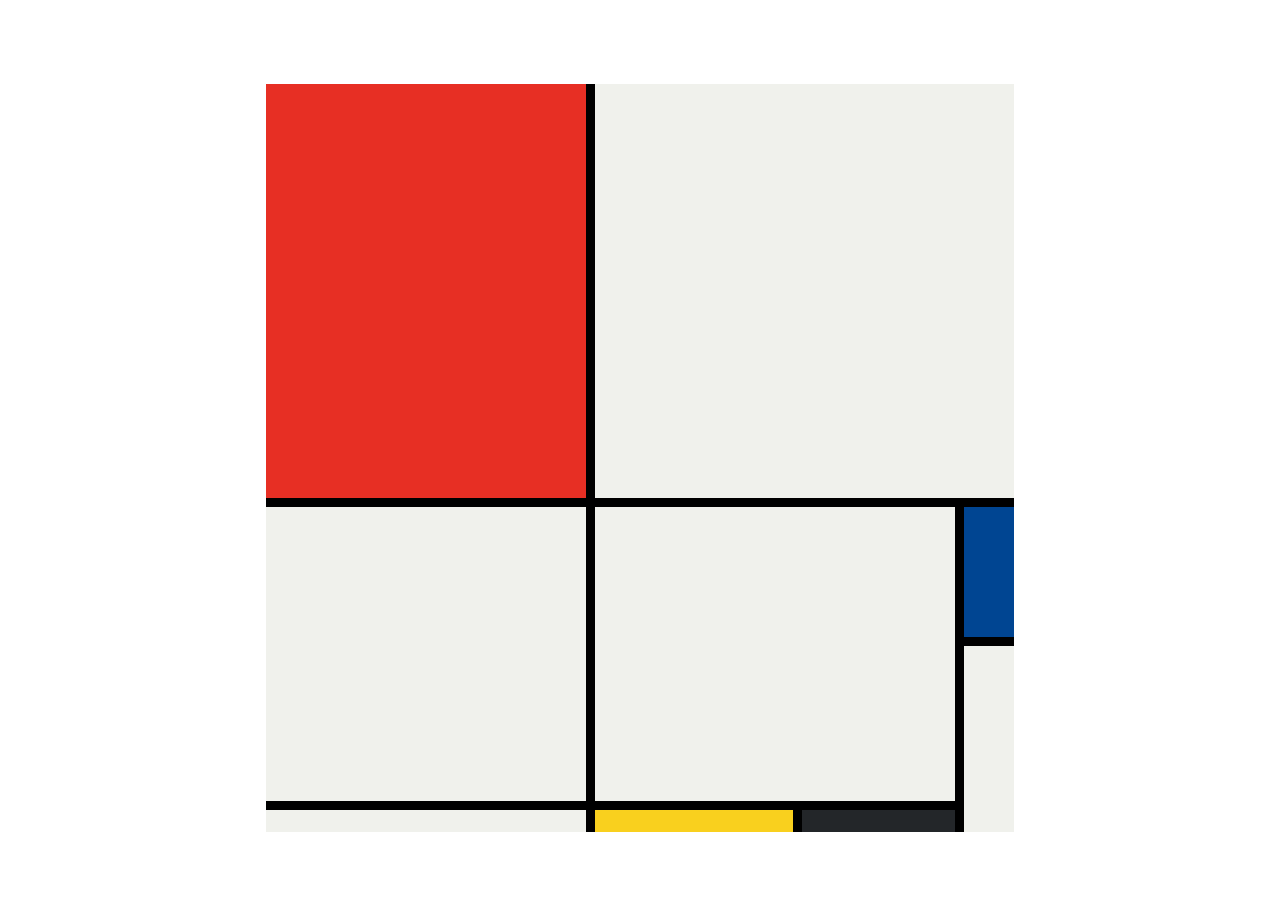
<file: My projects/10.3 Mondrian Project/index.html>
<!DOCTYPE html>
<html lang="en">

<head>
  <meta charset="UTF-8">
  <meta name="viewport" content="width=device-width, initial-scale=1.0">
  <title>Mondrian Project</title>
  <style>
    /* 
    Write your CSS here 
    Gap Colour: #000
    White: #F0F1EC
    Red: #E72F24
    Black: #232629
    Blue: #004592
    Yellow: #F9D01E

    For dimensions, see dimensions.png image.
    HINT: Remember you can't change the properties of grid lines.
    But grid lines are transparent!
    */
    html, body{
      height: 100%;
    }
    .parent{

      height: 100%; width: 100%;
      display: flex;
      justify-content: center;
      align-items: center;
    }
    .container{
      height: 748px; width: 748px;
      background-color: #000;
      display: grid;
      grid-template-columns: 320px 198px 153px 50px;
      grid-template-rows: 414px  130px 155px 1fr;
      gap: 9px;
      justify-content: center;
    }
    .red-box{
      background-color: #E72F24;
    }
    .box2{
      background-color: #F0F1EC;
      grid-column: span 3;
    }
    .box3{
      background-color: #F0F1EC;
      grid-row: span 2;
    }
    .box4{
      background-color: #F0F1EC;
      grid-area: span 2/ span 2;

    }
    .box5{
      background-color: #004592;
    }
    .box6{
      background-color: #F0F1EC;
      grid-row: span 2;
    }
    .box7{
      background-color: #F0F1EC;
    }
    .box8{
      background-color: #F9D01E;
      grid-area: 4 / 2;
    }
    .box9{
      background-color: #232629;
    }
  </style>
</head>

<body>
  <!-- Write your HTML here -->
   <div class="parent">
    <div class="container">
      <div class="red-box"> </div>
      <div class="box2"> </div>
      <div class="box3"> </div>
      <div class="box4"> </div>
      <div class="box5"> </div>
      <div class="box6"> </div>
      <div class="box7"> </div>
      <div class="box8"> </div>
      <div class="box9"> </div>
    </div>
  </div>

</body>

</html>
</file>
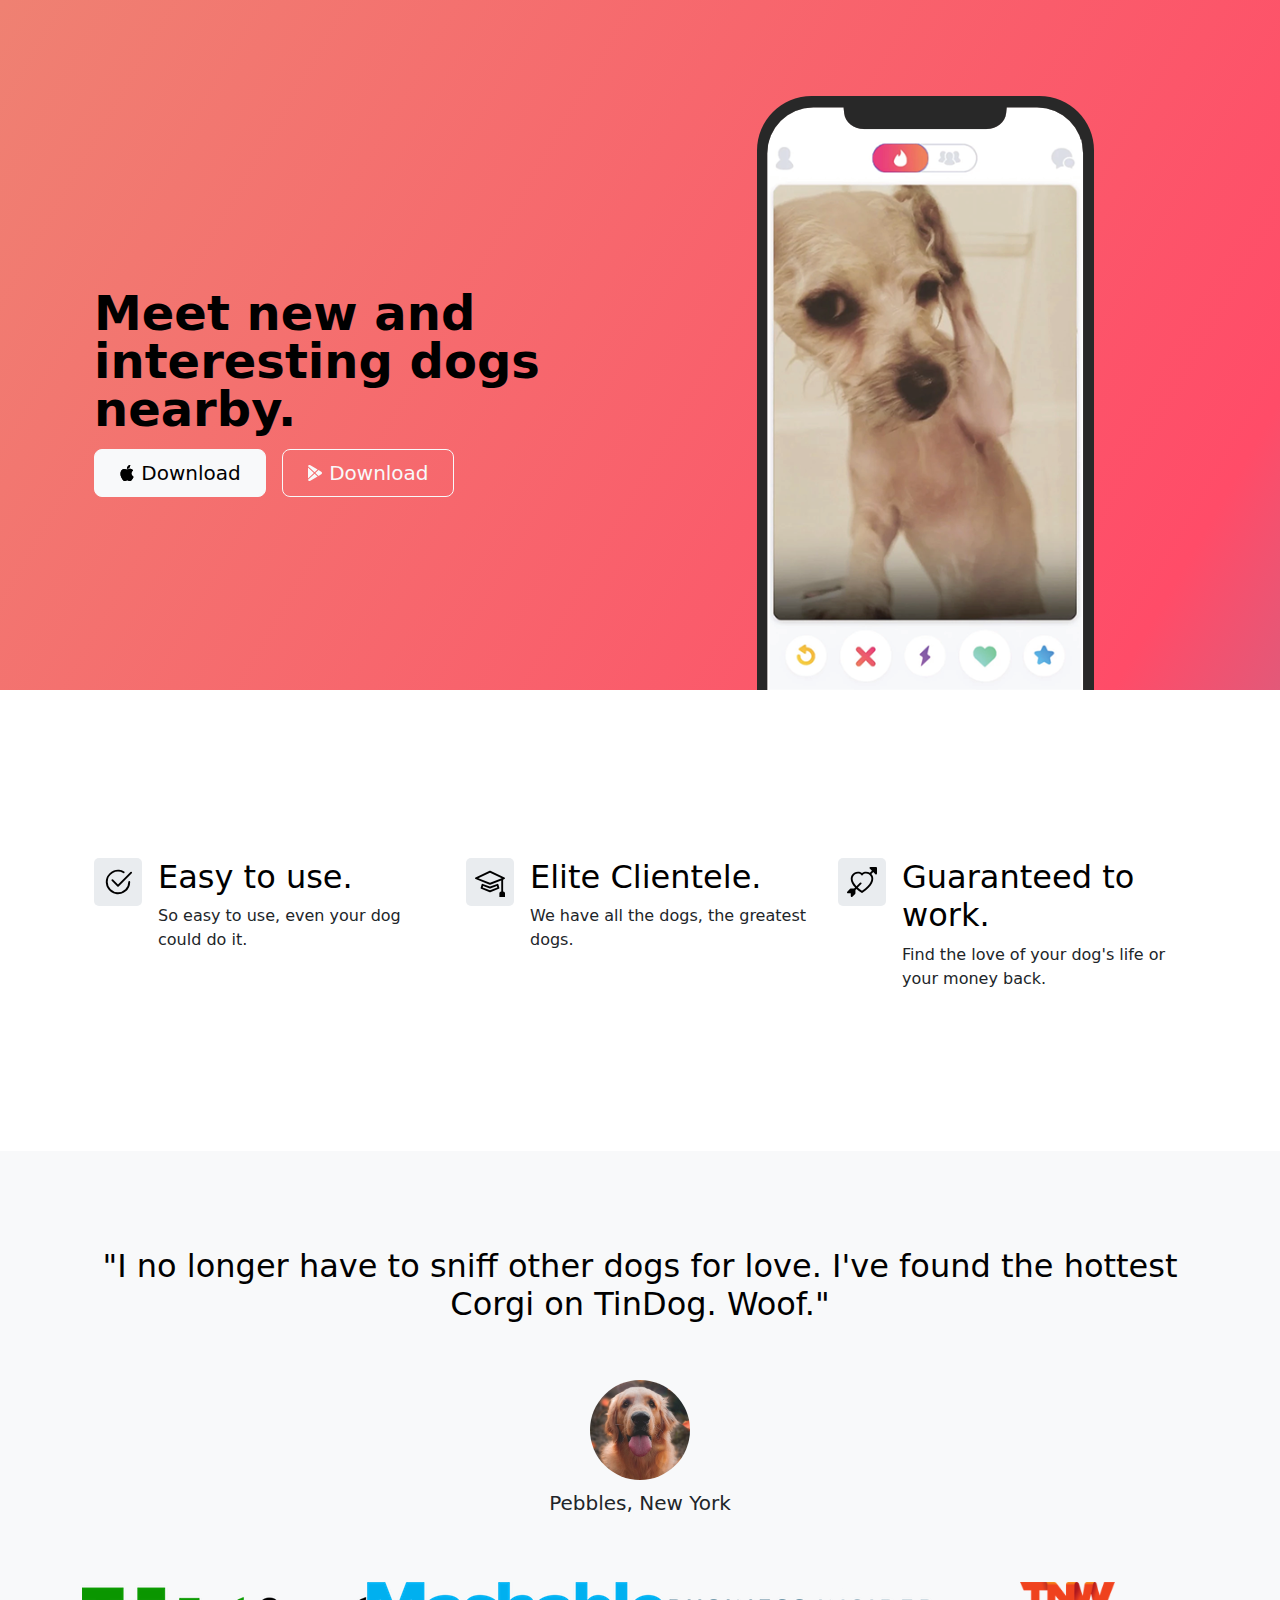
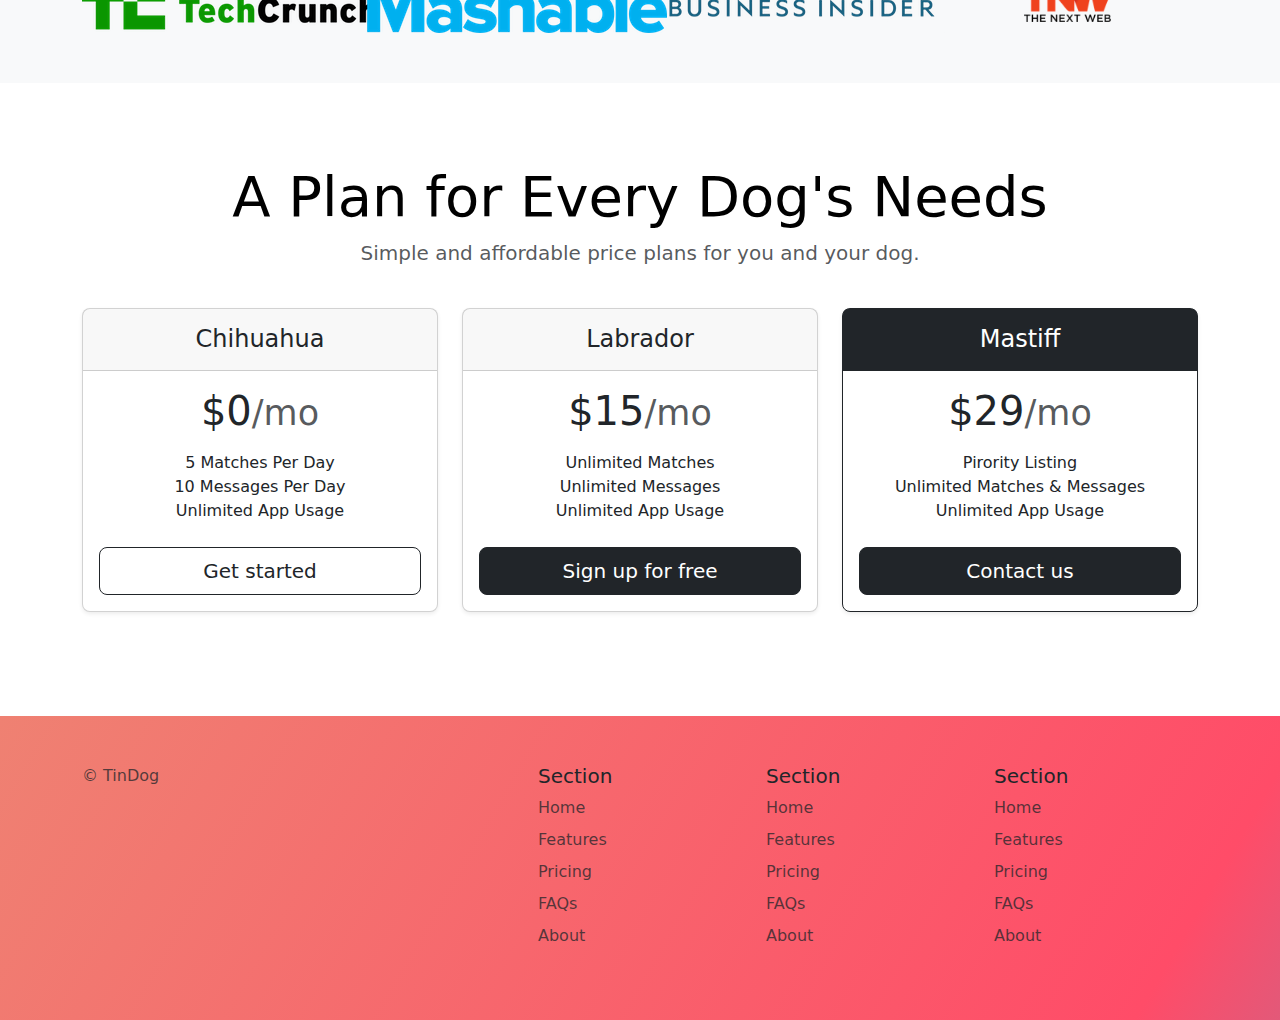
<file: My projects/11.3 TinDog Project/index.html>
<!DOCTYPE html>
<html lang="en">

<head>
  <meta charset="UTF-8">
  <meta name="viewport" content="width=device-width, initial-scale=1.0">
  <link href="https://cdn.jsdelivr.net/npm/bootstrap@5.3.3/dist/css/bootstrap.min.css" rel="stylesheet" integrity="sha384-QWTKZyjpPEjISv5WaRU9OFeRpok6YctnYmDr5pNlyT2bRjXh0JMhjY6hW+ALEwIH" crossorigin="anonymous">
  <link rel="stylesheet" href="./css/style.css">
  <title>TinDog</title>
</head>

<body>

  <!-- Title -->
  <section id="title" class="gradient-background">
    <div class="container col-xxl-8 px-4 pt-5">
      <div class="row flex-lg-row-reverse align-items-center g-5 pt-5">

        <!--Image div-->
        <div class="col-10 col-sm-8 col-lg-6">
          <img src="images/iphone.png" class="d-block mx-lg-auto img-fluid" alt="Dog taking a photo" height="200" loading="lazy">
        </div>

        <!--h1 and button div-->
        <div class="col-lg-6">
          <h1 class="display-5 fw-bold text-body-emphasis lh-1 mb-3 ">Meet new and interesting dogs nearby.</h1>
          <!--buttons div-->
          <div class="d-grid gap-2 d-md-flex justify-content-md-start">
            <!--Apple button-->
            <button type="button" class="btn btn-lg px-4 me-md-2 btn-light"> 
              <svg xmlns="http://www.w3.org/2000/svg" width="16" height="16" fill="currentColor"
                class="bi bi-apple mb-1" viewBox="0 0 16 16">
                  <path d="M11.182.008C11.148-.03 9.923.023 8.857 1.18c-1.066 1.156-.902 2.482-.878 2.516.024.034 1.52.087 2.475-1.258.955-1.345.762-2.391.728-2.43Zm3.314 11.733c-.048-.096-2.325-1.234-2.113-3.422.212-2.189 1.675-2.789 1.698-2.854.023-.065-.597-.79-1.254-1.157a3.692 3.692 0 0 0-1.563-.434c-.108-.003-.483-.095-1.254.116-.508.139-1.653.589-1.968.607-.316.018-1.256-.522-2.267-.665-.647-.125-1.333.131-1.824.328-.49.196-1.422.754-2.074 2.237-.652 1.482-.311 3.83-.067 4.56.244.729.625 1.924 1.273 2.796.576.984 1.34 1.667 1.659 1.899.319.232 1.219.386 1.843.067.502-.308 1.408-.485 1.766-.472.357.013 1.061.154 1.782.539.571.197 1.111.115 1.652-.105.541-.221 1.324-1.059 2.238-2.758.347-.79.505-1.217.473-1.282Z" />
                  <path d="M11.182.008C11.148-.03 9.923.023 8.857 1.18c-1.066 1.156-.902 2.482-.878 2.516.024.034 1.52.087 2.475-1.258.955-1.345.762-2.391.728-2.43Zm3.314 11.733c-.048-.096-2.325-1.234-2.113-3.422.212-2.189 1.675-2.789 1.698-2.854.023-.065-.597-.79-1.254-1.157a3.692 3.692 0 0 0-1.563-.434c-.108-.003-.483-.095-1.254.116-.508.139-1.653.589-1.968.607-.316.018-1.256-.522-2.267-.665-.647-.125-1.333.131-1.824.328-.49.196-1.422.754-2.074 2.237-.652 1.482-.311 3.83-.067 4.56.244.729.625 1.924 1.273 2.796.576.984 1.34 1.667 1.659 1.899.319.232 1.219.386 1.843.067.502-.308 1.408-.485 1.766-.472.357.013 1.061.154 1.782.539.571.197 1.111.115 1.652-.105.541-.221 1.324-1.059 2.238-2.758.347-.79.505-1.217.473-1.282Z" />
              </svg>
              Download
            </button>
            <!--Google play button-->
            <button type="button" class="btn btn-outline-light btn-lg px-4 "> 
              <svg xmlns="http://www.w3.org/2000/svg" width="16" height="16" fill="currentColor"
                class="bi bi-google-play mb-1" viewBox="0 0 16 16">
                <path d="M14.222 9.374c1.037-.61 1.037-2.137 0-2.748L11.528 5.04 8.32 8l3.207 2.96 2.694-1.586Zm-3.595 2.116L7.583 8.68 1.03 14.73c.201 1.029 1.36 1.61 2.303 1.055l7.294-4.295ZM1 13.396V2.603L6.846 8 1 13.396ZM1.03 1.27l6.553 6.05 3.044-2.81L3.333.215C2.39-.341 1.231.24 1.03 1.27Z" />
              </svg>
              Download 
            </button>
          </div>
        </div>
      </div>
    </div>

  </section>
  <!-- Features -->
  <section id="features">
    <div class="container px-4 py-5" id="hanging-icons">

      <!--mixtute of the 3 svg, h3 and p-->
      <div class="row g-4 py-5 row-cols-1 row-cols-lg-3 mt-5">

        <!--svg, h3 and p-->
        <div class="col d-flex align-items-start">
          <!--svg-->
          <div class="icon-square text-body-emphasis bg-body-secondary d-inline-flex align-items-center justify-content-center fs-4 flex-shrink-0 me-3">
            <svg xmlns="http://www.w3.org/2000/svg" height="30" fill="currentColor" class="bi bi-check2-circle"
              viewBox="0 0 16 16">
              <path d="M2.5 8a5.5 5.5 0 0 1 8.25-4.764.5.5 0 0 0 .5-.866A6.5 6.5 0 1 0 14.5 8a.5.5 0 0 0-1 0 5.5 5.5 0 1 1-11 0z" />
              <path d="M15.354 3.354a.5.5 0 0 0-.708-.708L8 9.293 5.354 6.646a.5.5 0 1 0-.708.708l3 3a.5.5 0 0 0 .708 0l7-7z" />
            </svg>
          </div>
          <!--h3 and p-->
          <div>
            <h3 class="fs-2 text-body-emphasis">Easy to use.</h3>
            <p>So easy to use, even your dog could do it.</p>
          </div>
        </div>

         <!--svg, h3 and p-->
        <div class="col d-flex align-items-start">
          <!--svg-->
          <div class="icon-square text-body-emphasis bg-body-secondary d-inline-flex align-items-center justify-content-center fs-4 flex-shrink-0 me-3">
            <svg xmlns="http://www.w3.org/2000/svg" height="30" fill="currentColor" class="bi bi-mortarboard" viewBox="0 0 16 16">
              <path d="M8.211 2.047a.5.5 0 0 0-.422 0l-7.5 3.5a.5.5 0 0 0 .025.917l7.5 3a.5.5 0 0 0 .372 0L14 7.14V13a1 1 0 0 0-1 1v2h3v-2a1 1 0 0 0-1-1V6.739l.686-.275a.5.5 0 0 0 .025-.917l-7.5-3.5ZM8 8.46 1.758 5.965 8 3.052l6.242 2.913L8 8.46Z"/>
              <path d="M4.176 9.032a.5.5 0 0 0-.656.327l-.5 1.7a.5.5 0 0 0 .294.605l4.5 1.8a.5.5 0 0 0 .372 0l4.5-1.8a.5.5 0 0 0 .294-.605l-.5-1.7a.5.5 0 0 0-.656-.327L8 10.466 4.176 9.032Zm-.068 1.873.22-.748 3.496 1.311a.5.5 0 0 0 .352 0l3.496-1.311.22.748L8 12.46l-3.892-1.556Z"/>
            </svg>
          </div>
          <!--h3 and p-->
          <div>
            <h3 class="fs-2 text-body-emphasis">Elite Clientele.</h3>
            <p>We have all the dogs, the greatest dogs.</p>
          </div>
        </div>

        <!--svg, h3 and p-->
        <div class="col d-flex align-items-start">
          <!--svg-->
          <div class="icon-square text-body-emphasis bg-body-secondary d-inline-flex align-items-center justify-content-center fs-4 flex-shrink-0 me-3">
            <svg xmlns="http://www.w3.org/2000/svg" height="30" fill="currentColor" class="bi bi-arrow-through-heart"
              viewBox="0 0 16 16">
              <path fill-rule="evenodd" d="M2.854 15.854A.5.5 0 0 1 2 15.5V14H.5a.5.5 0 0 1-.354-.854l1.5-1.5A.5.5 0 0 1 2 11.5h1.793l.53-.53c-.771-.802-1.328-1.58-1.704-2.32-.798-1.575-.775-2.996-.213-4.092C3.426 2.565 6.18 1.809 8 3.233c1.25-.98 2.944-.928 4.212-.152L13.292 2 12.147.854A.5.5 0 0 1 12.5 0h3a.5.5 0 0 1 .5.5v3a.5.5 0 0 1-.854.354L14 2.707l-1.006 1.006c.236.248.44.531.6.845.562 1.096.585 2.517-.213 4.092-.793 1.563-2.395 3.288-5.105 5.08L8 13.912l-.276-.182a21.86 21.86 0 0 1-2.685-2.062l-.539.54V14a.5.5 0 0 1-.146.354l-1.5 1.5Zm2.893-4.894A20.419 20.419 0 0 0 8 12.71c2.456-1.666 3.827-3.207 4.489-4.512.679-1.34.607-2.42.215-3.185-.817-1.595-3.087-2.054-4.346-.761L8 4.62l-.358-.368c-1.259-1.293-3.53-.834-4.346.761-.392.766-.464 1.845.215 3.185.323.636.815 1.33 1.519 2.065l1.866-1.867a.5.5 0 1 1 .708.708L5.747 10.96Z" />
            </svg>
          </div>
          <!--h3 and p-->
          <div>
            <h3 class="fs-2 text-body-emphasis">Guaranteed to work.</h3>
            <p>Find the love of your dog's life or your money back.</p>
          </div>
        </div>

      </div>
    </div>

  </section>
  <!-- Testimonial -->
  <section id="testimonial">
    <div class="my-5">
      <div class="p-5 text-center bg-body-tertiary">
        <div class="container py-5">
          <h2 class="text-body-emphasis"> "I no longer have to sniff other dogs for love. I've found the hottest Corgi on TinDog. Woof."</h2>
          <img src="./images/dog-img.jpg" alt="Dog" height="100px" class="mt-5 mb-2 dog">
          <p class="col-lg-8 mx-auto lead">
            Pebbles, New York
        </div>

        <div class="container">
          <div class="row images">
            <div class="col-sm-12 col-xl-3 "> <img src="./images/techcrunch.png"> </div>
            <div class="col-sm-12 col-xl-3 "> <img src="./images/mashable.png"> </div>
            <div class="col-sm-12 col-xl-3 "> <img src="./images/bizinsider.png"> </div>
            <div class="col-sm-12 col-xl-3 "> <img src="./images/tnw.png" class="twn"> </div>
          </div>
        </div>
      </div>
    </div>

  </section>
  <!-- Pricing -->
  <section id="pricing">
    <div class="container py-3">
      <header>
        <div class="pricing-header p-3 pb-md-4 mx-auto text-center">
          <h2 class="display-4 fw-normal text-body-emphasis">A Plan for Every Dog's Needs</h2>
          <p class="fs-5 text-body-secondary">Simple and affordable price plans for you and your dog.</p>
        </div>
      </header>
    
      <main>
        <div class="row row-cols-1 row-cols-md-3 mb-3 text-center">
          <div class="col">
            <div class="card mb-4 rounded-3 shadow-sm">
              <div class="card-header py-3">
                <h4 class="my-0 fw-normal">Chihuahua</h4>
              </div>
              <div class="card-body">
                <h1 class="card-title pricing-card-title">$0<small class="text-body-secondary fw-light">/mo</small></h1>
                <ul class="list-unstyled mt-3 mb-4">
                  <li>5 Matches Per Day</li>
                  <li>10 Messages Per Day</li>
                  <li>Unlimited App Usage</li>
                </ul>
                <button type="button" class="w-100 btn btn-lg btn-outline-dark">Get started</button>
              </div>
            </div>
          </div>
          <div class="col">
            <div class="card mb-4 rounded-3 shadow-sm">
              <div class="card-header py-3">
                <h4 class="my-0 fw-normal">Labrador</h4>
              </div>
              <div class="card-body">
                <h1 class="card-title pricing-card-title">$15<small class="text-body-secondary fw-light">/mo</small></h1>
                <ul class="list-unstyled mt-3 mb-4">
                  <li>Unlimited Matches</li>
                  <li>Unlimited Messages</li>
                  <li>Unlimited App Usage</li>
                </ul>
                <button type="button" class="w-100 btn btn-lg btn-dark">Sign up for free </button>
              </div>
            </div>
          </div>
          <div class="col">
            <div class="card mb-4 rounded-3 shadow-sm border-dark">
              <div class="card-header py-3 text-bg-dark border-dark">
                <h4 class="my-0 fw-normal">Mastiff </h4>
              </div>
              <div class="card-body">
                <h1 class="card-title pricing-card-title">$29<small class="text-body-secondary fw-light">/mo</small></h1>
                <ul class="list-unstyled mt-3 mb-4">
                  <li>Pirority Listing</li>
                  <li>Unlimited Matches & Messages</li>
                  <li>Unlimited App Usage</li>
                </ul>
                <button type="button" class="w-100 btn btn-lg btn-dark">Contact us</button>
              </div>
            </div>
          </div>
        </div>
    
    </div>

  </section>
  <!-- Footer -->
  <section id="footer" class="gradient-background">
    <div class="container">
      <footer class="row row-cols-1 row-cols-sm-2 row-cols-md-5 py-5 mt-5">
        <div class="col mb-3">
          <p class="text-body-secondary">© TinDog</p>
        </div>
    
        <div class="col mb-3">
    
        </div>
    
        <div class="col mb-3">
          <h5>Section</h5>
          <ul class="nav flex-column">
            <li class="nav-item mb-2"><a href="#" class="nav-link p-0 text-body-secondary">Home</a></li>
            <li class="nav-item mb-2"><a href="#" class="nav-link p-0 text-body-secondary">Features</a></li>
            <li class="nav-item mb-2"><a href="#" class="nav-link p-0 text-body-secondary">Pricing</a></li>
            <li class="nav-item mb-2"><a href="#" class="nav-link p-0 text-body-secondary">FAQs</a></li>
            <li class="nav-item mb-2"><a href="#" class="nav-link p-0 text-body-secondary">About</a></li>
          </ul>
        </div>
    
        <div class="col mb-3">
          <h5>Section</h5>
          <ul class="nav flex-column">
            <li class="nav-item mb-2"><a href="#" class="nav-link p-0 text-body-secondary">Home</a></li>
            <li class="nav-item mb-2"><a href="#" class="nav-link p-0 text-body-secondary">Features</a></li>
            <li class="nav-item mb-2"><a href="#" class="nav-link p-0 text-body-secondary">Pricing</a></li>
            <li class="nav-item mb-2"><a href="#" class="nav-link p-0 text-body-secondary">FAQs</a></li>
            <li class="nav-item mb-2"><a href="#" class="nav-link p-0 text-body-secondary">About</a></li>
          </ul>
        </div>
    
        <div class="col mb-3">
          <h5>Section</h5>
          <ul class="nav flex-column">
            <li class="nav-item mb-2"><a href="#" class="nav-link p-0 text-body-secondary">Home</a></li>
            <li class="nav-item mb-2"><a href="#" class="nav-link p-0 text-body-secondary">Features</a></li>
            <li class="nav-item mb-2"><a href="#" class="nav-link p-0 text-body-secondary">Pricing</a></li>
            <li class="nav-item mb-2"><a href="#" class="nav-link p-0 text-body-secondary">FAQs</a></li>
            <li class="nav-item mb-2"><a href="#" class="nav-link p-0 text-body-secondary">About</a></li>
          </ul>
        </div>
      </footer>
    </div>

  </section>

  <script src="https://cdn.jsdelivr.net/npm/bootstrap@5.3.3/dist/js/bootstrap.bundle.min.js" integrity="sha384-YvpcrYf0tY3lHB60NNkmXc5s9fDVZLESaAA55NDzOxhy9GkcIdslK1eN7N6jIeHz" crossorigin="anonymous"></script>
</body>

</html>
</file>
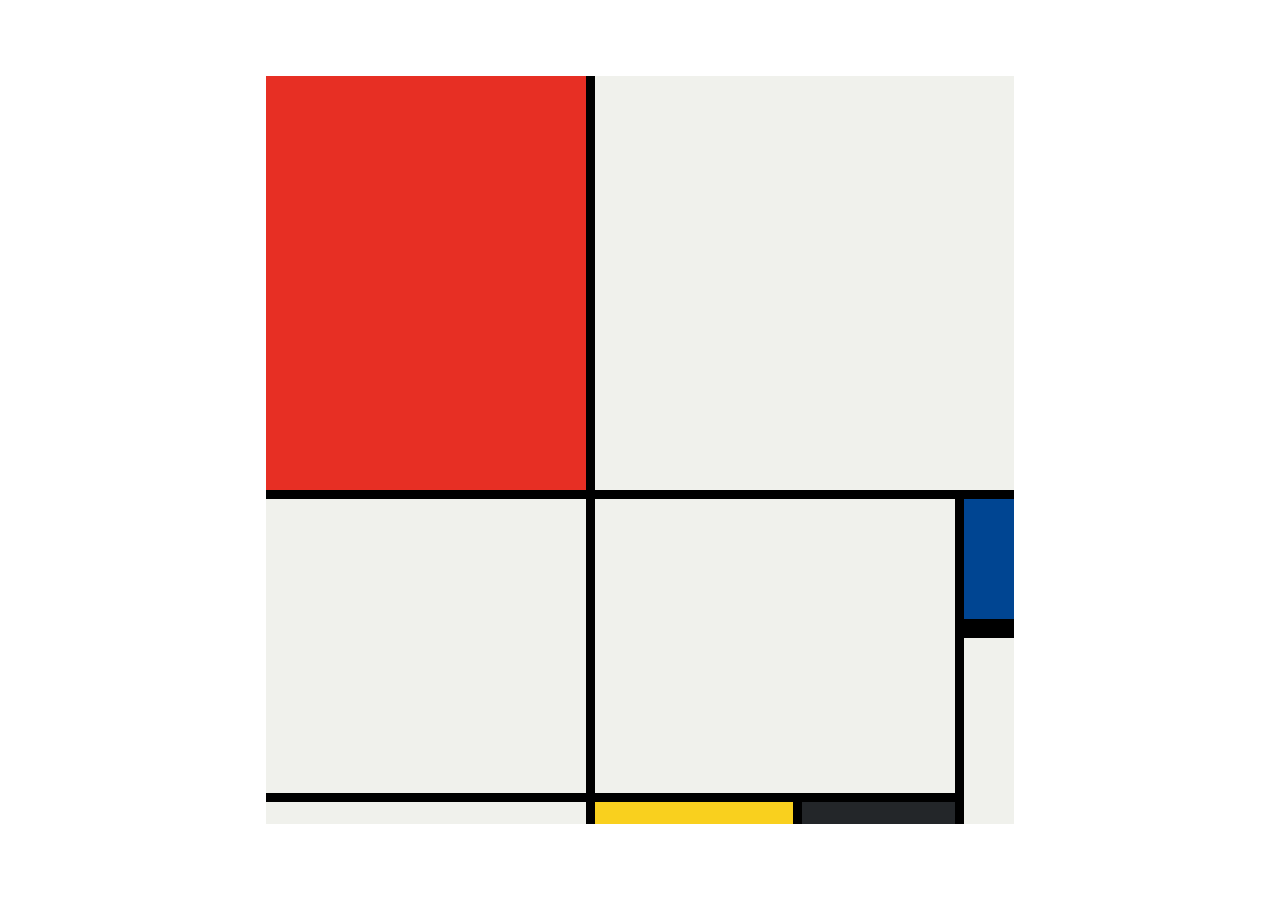
<file: My projects/10.3 Mondrian Project/solution.html>
<!DOCTYPE html>
<html lang="en">

<head>
  <meta charset="UTF-8">
  <meta name="viewport" content="width=device-width, initial-scale=1.0">
  <title>Mondrian Project</title>
  <style>
    /* 
    Write your CSS here 
    Line Colour: #000
    White: #F0F1EC
    Red: #E72F24
    Black: #232629
    Blue: #004592
    Yellow: #F9D01E
    */
    body {
      display: flex;
      justify-content: center;
      align-items: center;
      height: 100vh;
      margin: 0;
      padding: 0;
    }

    .container {
      height: 748px;
      width: 748px;
      display: grid;
      background-color: #000;
      grid-template-columns: 320px 198px 153px 50px;
      grid-template-rows: 414px 130px 155px 22px;
      gap: 9px;
    }

    .item {
      background-color: #F0F1EC;
    }

    .red {
      background-color: #E72F24;
    }

    .white1 {
      grid-column: span 3;
    }

    .white2 {
      grid-row: span 2;
    }

    .white3 {
      grid-area: 2 / 2 / 4 /4
    }

    .blue {
      background-color: #004592;
      border-bottom: 10px solid #000;
    }

    .white4 {
      grid-row: span 2;
    }

    .yellow {
      background-color: #F9D01E;
    }

    .black {
      background-color: #232629;
    }
  </style>
</head>

<body>
  <!-- Write your HTML here -->

  <div class="container">
    <div class="item red"></div>
    <div class="item white1"></div>
    <div class="item white2"></div>
    <div class="item white3"></div>

    <div class="item blue"></div>
    <div class="item white4"></div>

    <div class="item"></div>
    <div class="item yellow"></div>
    <div class="item black"></div>
  </div>
</body>

</html>
</file>
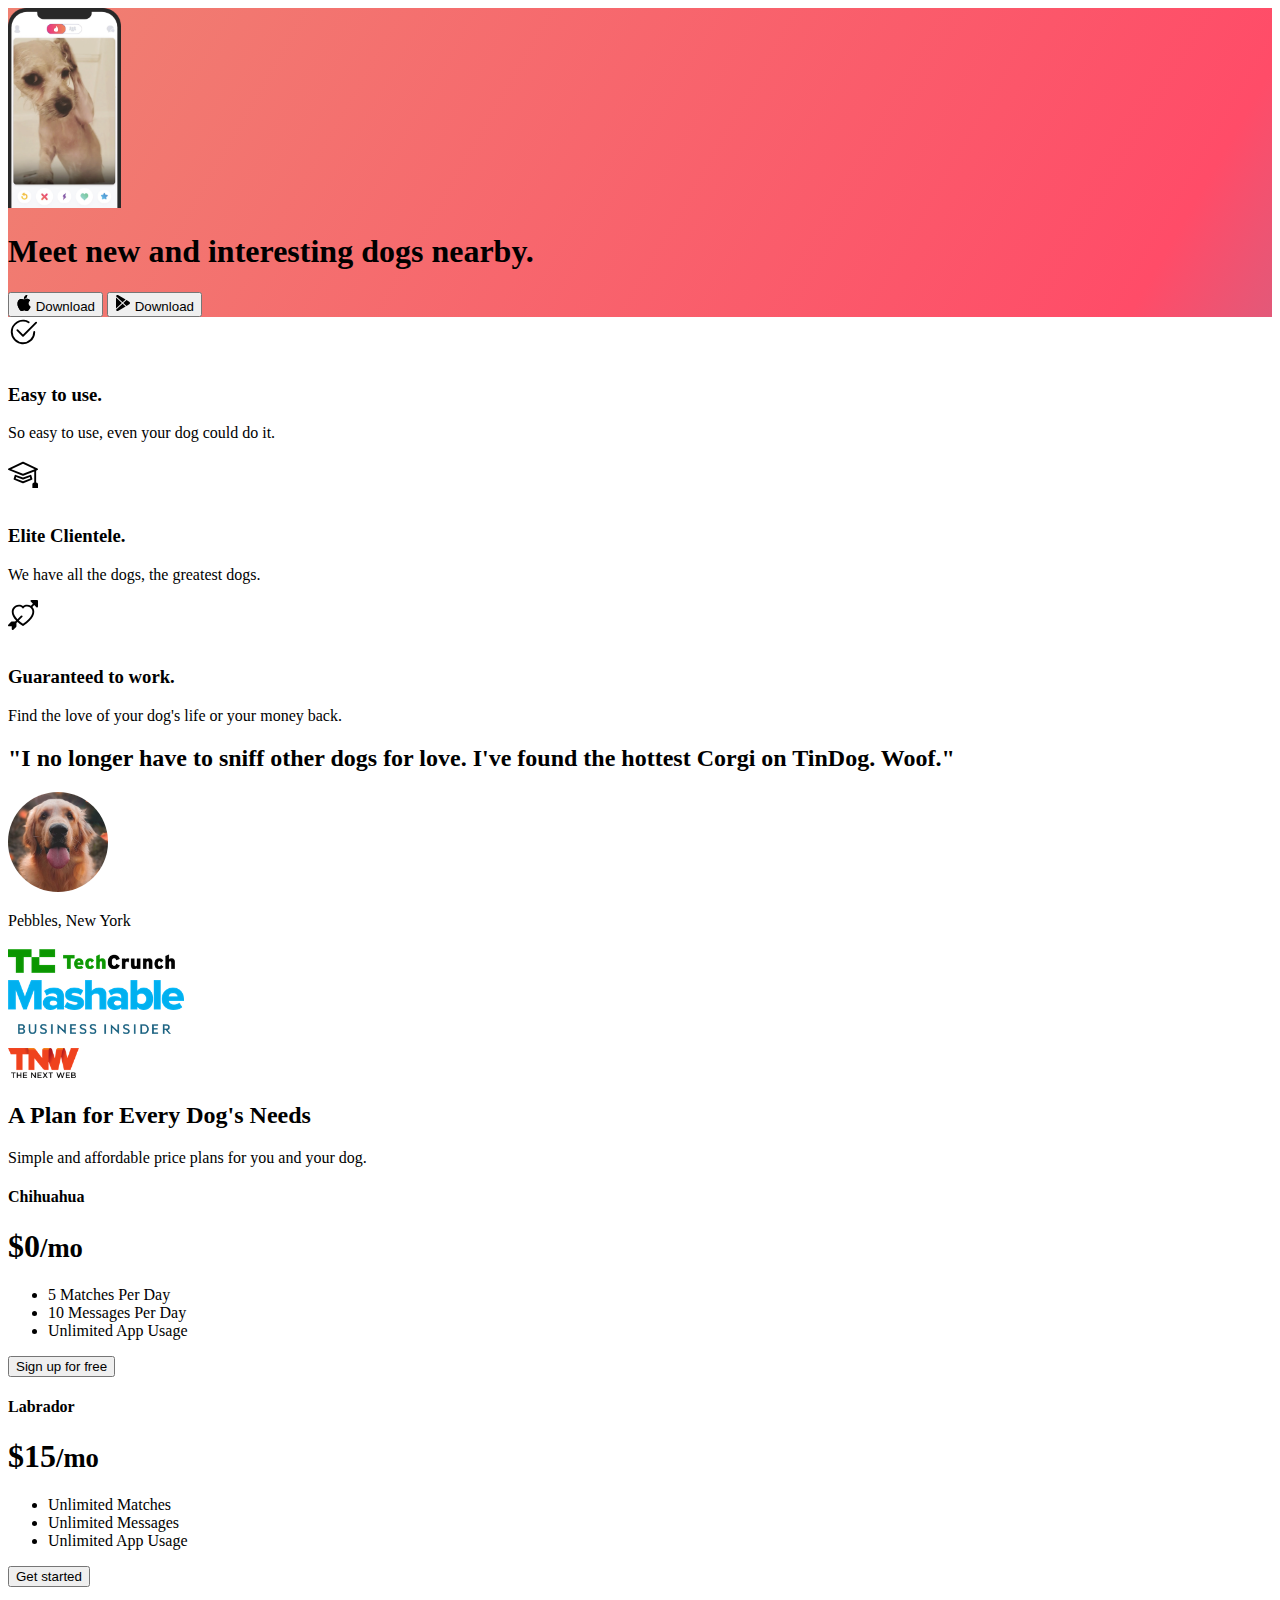
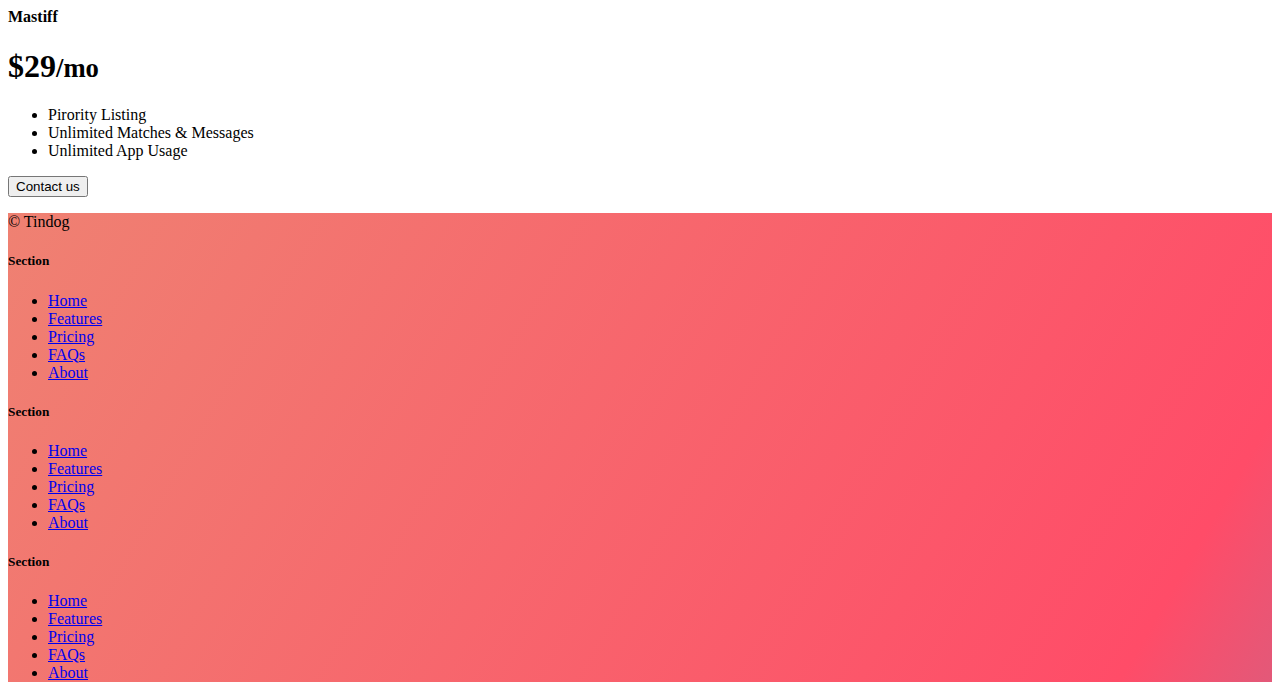
<file: My projects/11.3 TinDog Project/solution.html>
<!DOCTYPE html>
<html lang="en">

<head>
  <meta charset="UTF-8">
  <meta name="viewport" content="width=device-width, initial-scale=1.0">
  <title>TinDog</title>
  <link href="https://cdn.jsdelivr.net/npm/bootstrap@5.3.0-alpha3/dist/css/bootstrap.min.css" rel="stylesheet"
    integrity="sha384-KK94CHFLLe+nY2dmCWGMq91rCGa5gtU4mk92HdvYe+M/SXH301p5ILy+dN9+nJOZ" crossorigin="anonymous">
  <link rel="stylesheet" href="./css/solution.css">
</head>

<body>


  <!-- Title -->
  <section id="title" class="gradient-background">

    <div class="container col-xxl-8 px-4 pt-5">
      <div class="row flex-lg-row-reverse align-items-center g-5 pt-5">
        <div class="col-10 col-sm-8 col-lg-6">
          <img src="./images/iphone.png" class="d-block mx-lg-auto img-fluid" alt="Bootstrap Themes" height="200"
            loading="lazy">
        </div>
        <div class="col-lg-6">
          <h1 class="display-5 fw-bold text-body-emphasis lh-1 mb-3">Meet new and interesting dogs nearby.</h1>

          <div class="d-grid gap-2 d-md-flex justify-content-md-start">
            <button type="button" class="btn btn-light btn-lg px-4 me-md-2"><svg xmlns="http://www.w3.org/2000/svg"
                width="16" height="16" fill="currentColor" class="bi bi-apple mb-1" viewBox="0 0 16 16">
                <path
                  d="M11.182.008C11.148-.03 9.923.023 8.857 1.18c-1.066 1.156-.902 2.482-.878 2.516.024.034 1.52.087 2.475-1.258.955-1.345.762-2.391.728-2.43Zm3.314 11.733c-.048-.096-2.325-1.234-2.113-3.422.212-2.189 1.675-2.789 1.698-2.854.023-.065-.597-.79-1.254-1.157a3.692 3.692 0 0 0-1.563-.434c-.108-.003-.483-.095-1.254.116-.508.139-1.653.589-1.968.607-.316.018-1.256-.522-2.267-.665-.647-.125-1.333.131-1.824.328-.49.196-1.422.754-2.074 2.237-.652 1.482-.311 3.83-.067 4.56.244.729.625 1.924 1.273 2.796.576.984 1.34 1.667 1.659 1.899.319.232 1.219.386 1.843.067.502-.308 1.408-.485 1.766-.472.357.013 1.061.154 1.782.539.571.197 1.111.115 1.652-.105.541-.221 1.324-1.059 2.238-2.758.347-.79.505-1.217.473-1.282Z" />
                <path
                  d="M11.182.008C11.148-.03 9.923.023 8.857 1.18c-1.066 1.156-.902 2.482-.878 2.516.024.034 1.52.087 2.475-1.258.955-1.345.762-2.391.728-2.43Zm3.314 11.733c-.048-.096-2.325-1.234-2.113-3.422.212-2.189 1.675-2.789 1.698-2.854.023-.065-.597-.79-1.254-1.157a3.692 3.692 0 0 0-1.563-.434c-.108-.003-.483-.095-1.254.116-.508.139-1.653.589-1.968.607-.316.018-1.256-.522-2.267-.665-.647-.125-1.333.131-1.824.328-.49.196-1.422.754-2.074 2.237-.652 1.482-.311 3.83-.067 4.56.244.729.625 1.924 1.273 2.796.576.984 1.34 1.667 1.659 1.899.319.232 1.219.386 1.843.067.502-.308 1.408-.485 1.766-.472.357.013 1.061.154 1.782.539.571.197 1.111.115 1.652-.105.541-.221 1.324-1.059 2.238-2.758.347-.79.505-1.217.473-1.282Z" />
              </svg> Download</button>
            <button type="button" class="btn btn-outline-light btn-lg px-4"><svg xmlns="http://www.w3.org/2000/svg"
                width="16" height="16" fill="currentColor" class="bi bi-google-play mb-1" viewBox="0 0 16 16">
                <path
                  d="M14.222 9.374c1.037-.61 1.037-2.137 0-2.748L11.528 5.04 8.32 8l3.207 2.96 2.694-1.586Zm-3.595 2.116L7.583 8.68 1.03 14.73c.201 1.029 1.36 1.61 2.303 1.055l7.294-4.295ZM1 13.396V2.603L6.846 8 1 13.396ZM1.03 1.27l6.553 6.05 3.044-2.81L3.333.215C2.39-.341 1.231.24 1.03 1.27Z" />
              </svg> Download</button>
          </div>
        </div>
      </div>
    </div>
  </section>
  <!-- Features -->
  <section id="features">
    <div class="container mt-5">
      <div class="row g-4 py-5 row-cols-1 row-cols-lg-3">
        <div class="col d-flex align-items-start">
          <div
            class="icon-square text-body-emphasis bg-body-secondary d-inline-flex align-items-center justify-content-center fs-4 flex-shrink-0 me-3">
            <svg xmlns="http://www.w3.org/2000/svg" height="30" fill="currentColor" class="bi bi-check2-circle"
              viewBox="0 0 16 16">
              <path
                d="M2.5 8a5.5 5.5 0 0 1 8.25-4.764.5.5 0 0 0 .5-.866A6.5 6.5 0 1 0 14.5 8a.5.5 0 0 0-1 0 5.5 5.5 0 1 1-11 0z" />
              <path
                d="M15.354 3.354a.5.5 0 0 0-.708-.708L8 9.293 5.354 6.646a.5.5 0 1 0-.708.708l3 3a.5.5 0 0 0 .708 0l7-7z" />
            </svg>
          </div>
          <div>
            <h3 class="fs-2">Easy to use.</h3>
            <p>So easy to use, even your dog could do it.</p>

          </div>
        </div>
        <div class="col d-flex align-items-start">
          <div
            class="icon-square text-body-emphasis bg-body-secondary d-inline-flex align-items-center justify-content-center fs-4 flex-shrink-0 me-3">
            <svg xmlns="http://www.w3.org/2000/svg" height="30" fill="currentColor" class="bi bi-mortarboard"
              viewBox="0 0 16 16">
              <path
                d="M8.211 2.047a.5.5 0 0 0-.422 0l-7.5 3.5a.5.5 0 0 0 .025.917l7.5 3a.5.5 0 0 0 .372 0L14 7.14V13a1 1 0 0 0-1 1v2h3v-2a1 1 0 0 0-1-1V6.739l.686-.275a.5.5 0 0 0 .025-.917l-7.5-3.5ZM8 8.46 1.758 5.965 8 3.052l6.242 2.913L8 8.46Z" />
              <path
                d="M4.176 9.032a.5.5 0 0 0-.656.327l-.5 1.7a.5.5 0 0 0 .294.605l4.5 1.8a.5.5 0 0 0 .372 0l4.5-1.8a.5.5 0 0 0 .294-.605l-.5-1.7a.5.5 0 0 0-.656-.327L8 10.466 4.176 9.032Zm-.068 1.873.22-.748 3.496 1.311a.5.5 0 0 0 .352 0l3.496-1.311.22.748L8 12.46l-3.892-1.556Z" />
            </svg>
          </div>
          <div>
            <h3 class="fs-2">Elite Clientele.</h3>
            <p>We have all the dogs, the greatest dogs.</p>

          </div>
        </div>
        <div class="col d-flex align-items-start">
          <div
            class="icon-square text-body-emphasis bg-body-secondary d-inline-flex align-items-center justify-content-center fs-4 flex-shrink-0 me-3">
            <svg xmlns="http://www.w3.org/2000/svg" height="30" fill="currentColor" class="bi bi-arrow-through-heart"
              viewBox="0 0 16 16">
              <path fill-rule="evenodd"
                d="M2.854 15.854A.5.5 0 0 1 2 15.5V14H.5a.5.5 0 0 1-.354-.854l1.5-1.5A.5.5 0 0 1 2 11.5h1.793l.53-.53c-.771-.802-1.328-1.58-1.704-2.32-.798-1.575-.775-2.996-.213-4.092C3.426 2.565 6.18 1.809 8 3.233c1.25-.98 2.944-.928 4.212-.152L13.292 2 12.147.854A.5.5 0 0 1 12.5 0h3a.5.5 0 0 1 .5.5v3a.5.5 0 0 1-.854.354L14 2.707l-1.006 1.006c.236.248.44.531.6.845.562 1.096.585 2.517-.213 4.092-.793 1.563-2.395 3.288-5.105 5.08L8 13.912l-.276-.182a21.86 21.86 0 0 1-2.685-2.062l-.539.54V14a.5.5 0 0 1-.146.354l-1.5 1.5Zm2.893-4.894A20.419 20.419 0 0 0 8 12.71c2.456-1.666 3.827-3.207 4.489-4.512.679-1.34.607-2.42.215-3.185-.817-1.595-3.087-2.054-4.346-.761L8 4.62l-.358-.368c-1.259-1.293-3.53-.834-4.346.761-.392.766-.464 1.845.215 3.185.323.636.815 1.33 1.519 2.065l1.866-1.867a.5.5 0 1 1 .708.708L5.747 10.96Z" />
            </svg>
          </div>
          <div>
            <h3 class="fs-2">Guaranteed to work.</h3>
            <p>Find the love of your dog's life or your money back.</p>

          </div>
        </div>
      </div>
    </div>
  </section>
  <!-- Testimonial -->
  <section id="testimonial">
    <div class="my-5">
      <div class="p-5 text-center bg-body-tertiary">
        <div class="container py-5">
          <h2 class="text-body-emphasis">"I no longer have to sniff other dogs for love. I've found the hottest Corgi on
            TinDog. Woof."</h2>
          <img class="profile-img mt-5" src="./images/dog-img.jpg" alt="dog image">
          <p class="col-lg-8 mx-auto lead mt-2">
            Pebbles, New York
          </p>
        </div>

        <div class="container">
          <div class="row">
            <div class="col-lg-3 col-sm-12">
              <img src="./images/techcrunch.png" alt="techcrunch" height="30">
            </div>
            <div class="col-lg-3 col-sm-12">
              <img src="./images/mashable.png" alt="mashable" height="30">
            </div>
            <div class="col-lg-3 col-sm-12">
              <img src="./images/bizinsider.png" alt="bizinsider" height="30">
            </div>
            <div class="col-lg-3 col-sm-12">
              <img src="./images/tnw.png" alt="tnw" height="30">
            </div>
          </div>
        </div>
      </div>
    </div>
  </section>
  <!-- Pricing -->
  <section id="pricing">
    <div class="container">
      <div class="pricing-header p-3 pb-md-4 mx-auto text-center">
        <h2 class="display-4 fw-normal">A Plan for Every Dog's Needs</h2>
        <p class="fs-5 text-body-secondary">Simple and affordable price plans for you and your dog.
      </div>
      <div class="row row-cols-1 row-cols-md-3 mb-3 text-center">
        <div class="col">
          <div class="card mb-4 rounded-3 shadow-sm">
            <div class="card-header py-3">
              <h4 class="my-0 fw-normal">Chihuahua</h4>
            </div>
            <div class="card-body">
              <h1 class="card-title pricing-card-title">$0<small class="text-body-secondary fw-light">/mo</small></h1>
              <ul class="list-unstyled mt-3 mb-4">
                <li>5 Matches Per Day</li>
                <li>10 Messages Per Day</li>
                <li>Unlimited App Usage</li>
              </ul>
              <button type="button" class="w-100 btn btn-lg btn-outline-dark">Sign up for free</button>
            </div>
          </div>
        </div>
        <div class="col">
          <div class="card mb-4 rounded-3 shadow-sm">
            <div class="card-header py-3">
              <h4 class="my-0 fw-normal">Labrador</h4>
            </div>
            <div class="card-body">
              <h1 class="card-title pricing-card-title">$15<small class="text-body-secondary fw-light">/mo</small></h1>
              <ul class="list-unstyled mt-3 mb-4">
                <li>Unlimited Matches</li>
                <li>Unlimited Messages</li>
                <li>Unlimited App Usage</li>
              </ul>
              <button type="button" class="w-100 btn btn-lg btn-dark">Get started</button>
            </div>
          </div>
        </div>
        <div class="col">
          <div class="card mb-4 rounded-3 shadow-sm border-dark">
            <div class="card-header py-3 text-bg-dark border-dark">
              <h4 class="my-0 fw-normal">Mastiff</h4>
            </div>
            <div class="card-body">
              <h1 class="card-title pricing-card-title">$29<small class="text-body-secondary fw-light">/mo</small></h1>
              <ul class="list-unstyled mt-3 mb-4">
                <li>Pirority Listing</li>
                <li>Unlimited Matches & Messages</li>
                <li>Unlimited App Usage</li>
              </ul>
              <button type="button" class="w-100 btn btn-lg btn-dark">Contact us</button>
            </div>
          </div>
        </div>
      </div>
    </div>
  </section>
  <!-- Footer -->
  <section id="contact" class="gradient-background">
    <div class="container ">
      <footer class="row row-cols-1 row-cols-sm-2 row-cols-md-5 py-5 mt-5 border-top">
        <div class="col mb-3">

          <p class="text-body-secondary">© Tindog</p>
        </div>

        <div class="col mb-3">

        </div>

        <div class="col mb-3">
          <h5>Section</h5>
          <ul class="nav flex-column">
            <li class="nav-item mb-2"><a href="#" class="nav-link p-0 text-body-secondary">Home</a></li>
            <li class="nav-item mb-2"><a href="#" class="nav-link p-0 text-body-secondary">Features</a></li>
            <li class="nav-item mb-2"><a href="#" class="nav-link p-0 text-body-secondary">Pricing</a></li>
            <li class="nav-item mb-2"><a href="#" class="nav-link p-0 text-body-secondary">FAQs</a></li>
            <li class="nav-item mb-2"><a href="#" class="nav-link p-0 text-body-secondary">About</a></li>
          </ul>
        </div>

        <div class="col mb-3">
          <h5>Section</h5>
          <ul class="nav flex-column">
            <li class="nav-item mb-2"><a href="#" class="nav-link p-0 text-body-secondary">Home</a></li>
            <li class="nav-item mb-2"><a href="#" class="nav-link p-0 text-body-secondary">Features</a></li>
            <li class="nav-item mb-2"><a href="#" class="nav-link p-0 text-body-secondary">Pricing</a></li>
            <li class="nav-item mb-2"><a href="#" class="nav-link p-0 text-body-secondary">FAQs</a></li>
            <li class="nav-item mb-2"><a href="#" class="nav-link p-0 text-body-secondary">About</a></li>
          </ul>
        </div>

        <div class="col mb-3">
          <h5>Section</h5>
          <ul class="nav flex-column">
            <li class="nav-item mb-2"><a href="#" class="nav-link p-0 text-body-secondary">Home</a></li>
            <li class="nav-item mb-2"><a href="#" class="nav-link p-0 text-body-secondary">Features</a></li>
            <li class="nav-item mb-2"><a href="#" class="nav-link p-0 text-body-secondary">Pricing</a></li>
            <li class="nav-item mb-2"><a href="#" class="nav-link p-0 text-body-secondary">FAQs</a></li>
            <li class="nav-item mb-2"><a href="#" class="nav-link p-0 text-body-secondary">About</a></li>
          </ul>
        </div>
      </footer>
    </div>
  </section>
</body>

</html>
</file>
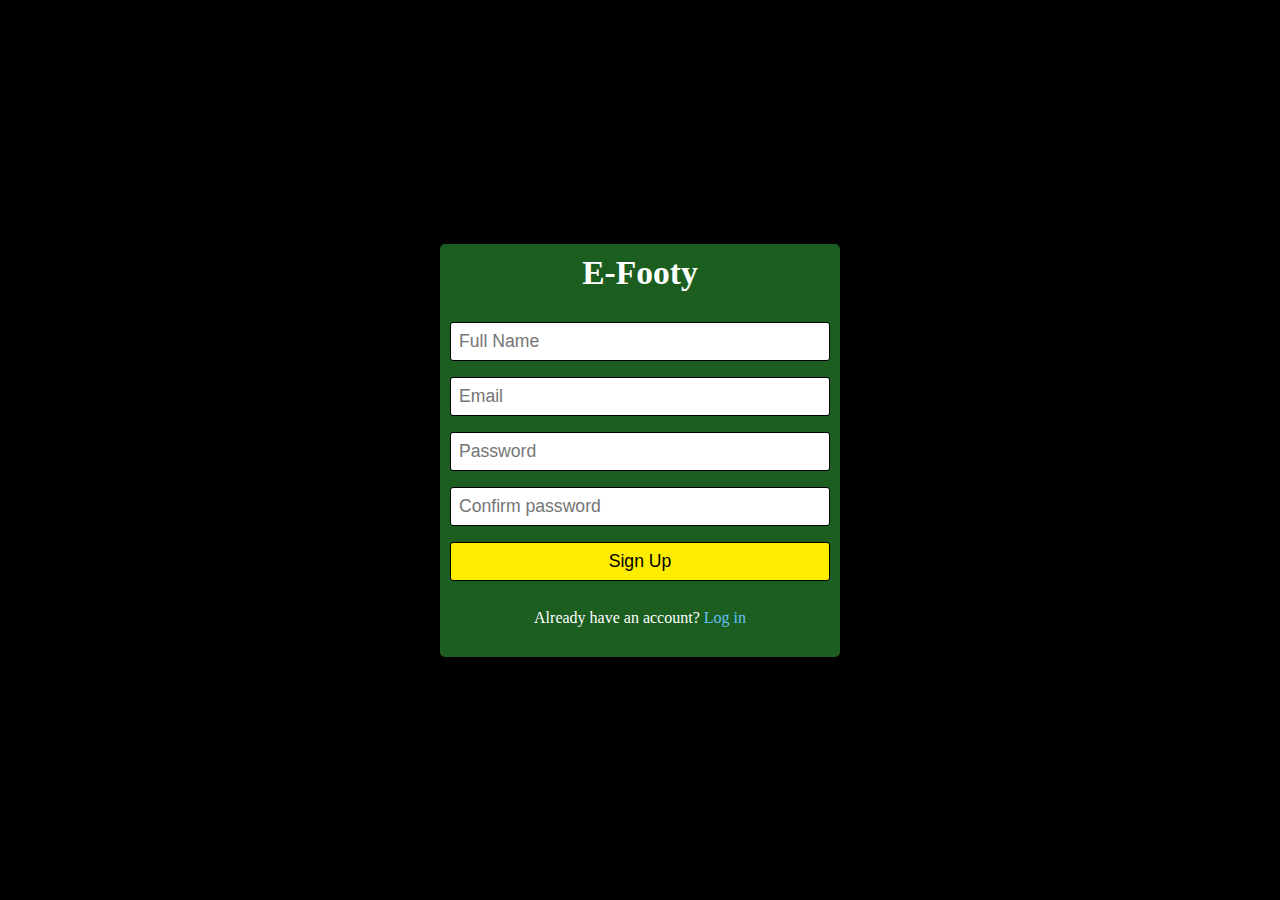
<file: My projects/13.5 HTML Forms/form.html>
<!DOCTYPE html>
<html lang="en">
<head>
    <meta charset="UTF-8">
    <meta name="viewport" content="width=device-width, initial-scale=1.0">
    <title> Forms </title>
    <link rel="stylesheet" href="styles.css">
</head>
<body>
    <div class="flex-container">
        <div class="container">
            <h2> E-Footy</h2>
    
            <form>
                <input type="text" name="full-name" placeholder="Full Name" required autofocus> <br>
                <input type="email" name="email" placeholder="Email" required> <br>
                <input type="password" name="password" placeholder="Password" required> <br>
                <input type="password" name="confirm-password" placeholder="Confirm password" required> <br>
                <button name="action" value="Sign-Up"> Sign Up </button>
                
            </form>
    
            <p> Already have an account? <a href="log-in.html"> Log in </a></p>
        </div>
    </div>
    
    
    
</body>
</html>
</file>
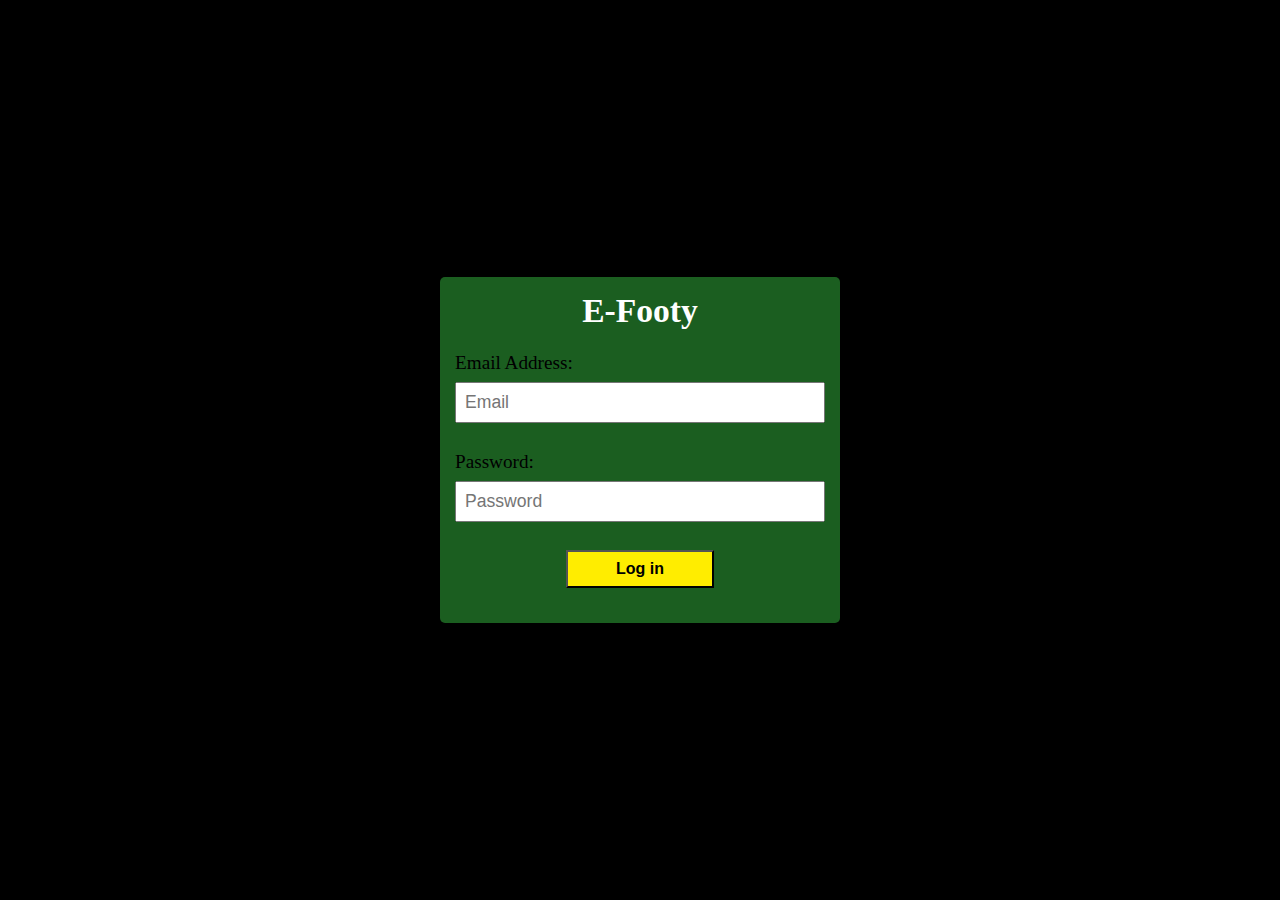
<file: My projects/13.5 HTML Forms/log-in.html>
<!DOCTYPE html>
<html lang="en">
<head>
    <meta charset="UTF-8">
    <meta name="viewport" content="width=device-width, initial-scale=1.0">
    <title>Log in page</title>
    <link rel="stylesheet" href="styles.css">
</head>
<body>
    <div class="flex-container">
        <div class="log-in-form">
            <h2> E-Footy</h2>
            <form>
                <div class="log-in email">
                    <label for="email"> Email Address:</label>
                    <input type="email" name="email" placeholder="Email" id="email" required> <br>
                </div>

                <div class="log-in password">
                    <label for="password"> Password:</label>
                    <input type="password" name="password" placeholder="Password" id="password"> <br>
                </div>
                
                <button name="action" value="log-in"> Log in </button>
            </form>
        </div>
    </div>
    
</body>
</html>
</file>
<file: My projects/11.3 TinDog Project/css/style.css>
.gradient-background {
  background: linear-gradient(300deg, #00bfff, #ff4c68, #ef8172);
  background-size: 180% 180%;
  animation: gradient-animation 18s ease infinite;
}

@keyframes gradient-animation {
  0% {
    background-position: 0% 50%;
  }
  50% {
    background-position: 100% 50%;
  }
  100% {
    background-position: 0% 50%;
  }
}

.icon-square {
  width: 3rem;
  height: 3rem;
  border-radius: 0.75rem;
}

.profile-img {
  height: 100px;
  border-radius: 50%;
}
.icon-square.text-body-emphasis.bg-body-secondary{
  border-radius: 5px;
}
.dog{
  border-radius: 50px;
}
.twn{
  height: 40px;
}

@media (max-width:990px){
  .container{
    padding-bottom: 30px;
  }
  .images .col-sm-12{
    margin-bottom: 30px;
  }
}
</file>
<file: My projects/11.3 TinDog Project/css/solution.css>
.gradient-background {
  background: linear-gradient(300deg, #00bfff, #ff4c68, #ef8172);
  background-size: 180% 180%;
  animation: gradient-animation 18s ease infinite;
}

@keyframes gradient-animation {
  0% {
    background-position: 0% 50%;
  }
  50% {
    background-position: 100% 50%;
  }
  100% {
    background-position: 0% 50%;
  }
}

.icon-square {
  width: 3rem;
  height: 3rem;
  border-radius: 0.75rem;
}

.profile-img {
  border-radius: 50%;
  height: 100px;
}
</file>
<file: My projects/13.5 HTML Forms/styles.css>
*{
    padding: 0;
    margin: 0;
    box-sizing: border-box;
}

.flex-container{
    height: 100vh;
    display: flex;
    align-items: center;
    justify-content: center;
    background-color: black;
}

.container{
    background-color: #1B5E20;
    color: white;
    padding: 10px;
    width: min(80%, 400px);
    border-radius: 5px;
    box-shadow: 0 0 20px rgba(0, 0, 0, 0.5);
}

.container > h2, .log-in-form h2{
    text-align: center;
    font-size: 2.1em;
    margin-bottom: 22px;
    color: white;
}

.container input, .container button{
    width: 100%;
    margin: 8px 0;
    padding: 8px;
    font-size: 1.1rem;
    border-radius: 3px;
    border: 1px solid black;
    outline: none;
}

.container button{
    background-color: #FFED00;
    color: black;
}

.container button:hover{
    background-color: #eae271;
}

p{
    text-align: center;
    margin: 20px;
}

a{
    text-decoration: none;
    color: #68c1f4;
}



.log-in-form{
    background-color: #1B5E20;
    width: min(80%, 400px);
    padding: 15px;
    border-radius: 5px;
}

.log-in-form input, .log-in-form button{
    width: 100%;
    font-size: 1.1rem;
    padding: 8px;
    margin: 8px 0;
    outline: none;
}

.log-in-form button{
    font-family: Helvetica, Arial, sans-serif;
    width: 40%;
    font-size: 1rem;
    font-weight: bold;
    margin: 20px auto;
    display: block;
    background-color: #FFED00;
}

.log-in.password{
    margin-top: 20px;
}
.log-in > label{
    font-size: 1.2rem;
}

.log-in-form button:hover{
    scale:1.1;
}

input
</file>
